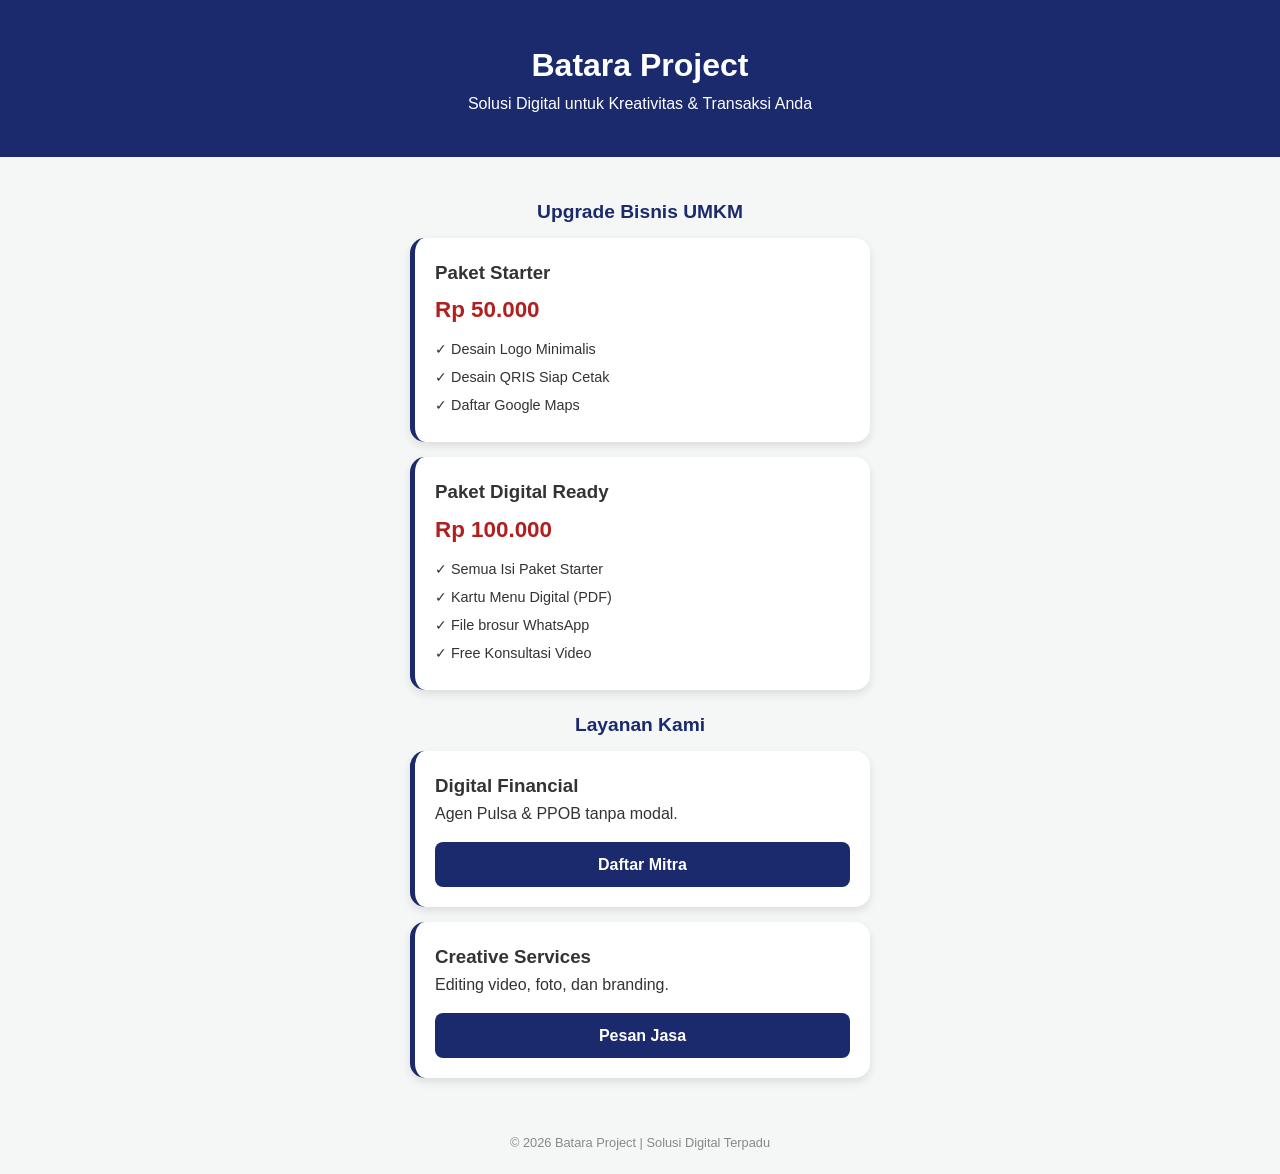
<file: index.html>
<!DOCTYPE html>
<html lang="id">
<head>
    <meta charset="UTF-8">
    <meta name="viewport" content="width=device-width, initial-scale=1.0">
    <title>Batara Project | Solusi Digital</title>
    <link rel="stylesheet" href="style.css">
</head>
<body>

    <header>
        <h1>Batara Project</h1>
        <p>Solusi Digital untuk Kreativitas & Transaksi Anda</p>
    </header>

    <main class="container">
        <!-- Paket UMKM -->
        <section class="card-group">
            <h2>Upgrade Bisnis UMKM</h2>
            <a href="https://wa.me/6285724159878?text=Saya%20ingin%20pesan%20Paket%20Starter" class="card">
                <h3>Paket Starter</h3>
                <p class="harga">Rp 50.000</p>
                <ul>
                    <li>✓ Desain Logo Minimalis</li>
                    <li>✓ Desain QRIS Siap Cetak</li>
                    <li>✓ Daftar Google Maps</li>
                </ul>
            </a>
            <a href="https://wa.me/6285724159878?text=Saya%20ingin%20pesan%20Paket%20Digital%20Ready" class="card">
                <h3>Paket Digital Ready</h3>
                <p class="harga">Rp 100.000</p>
                <ul>
                    <li>✓ Semua Isi Paket Starter</li>
                    <li>✓ Kartu Menu Digital (PDF)</li>
                    <li>✓ File brosur WhatsApp</li>
                    <li>✓ Free Konsultasi Video</li>
                </ul>
            </a>
        </section>

        <!-- Layanan Utama -->
        <section class="card-group">
            <h2>Layanan Kami</h2>
            <div class="card">
                <h3>Digital Financial</h3>
                <p>Agen Pulsa & PPOB tanpa modal.</p>
                <a href="https://wa.me/6285724159878?text=Saya%20berminat%20Jualan%20Pulsa" class="btn">Daftar Mitra</a>
            </div>
            <div class="card">
                <h3>Creative Services</h3>
                <p>Editing video, foto, dan branding.</p>
                <a href="https://wa.me/6285724159878?text=Saya%20berminat%20Jasa%20Creative" class="btn">Pesan Jasa</a>
            </div>
        </section>
    </main>

    <footer>
        <p>&copy; 2026 Batara Project | Solusi Digital Terpadu</p>
    </footer>

    <script src="script.js"></script>
</body>
                    </html>
</file>
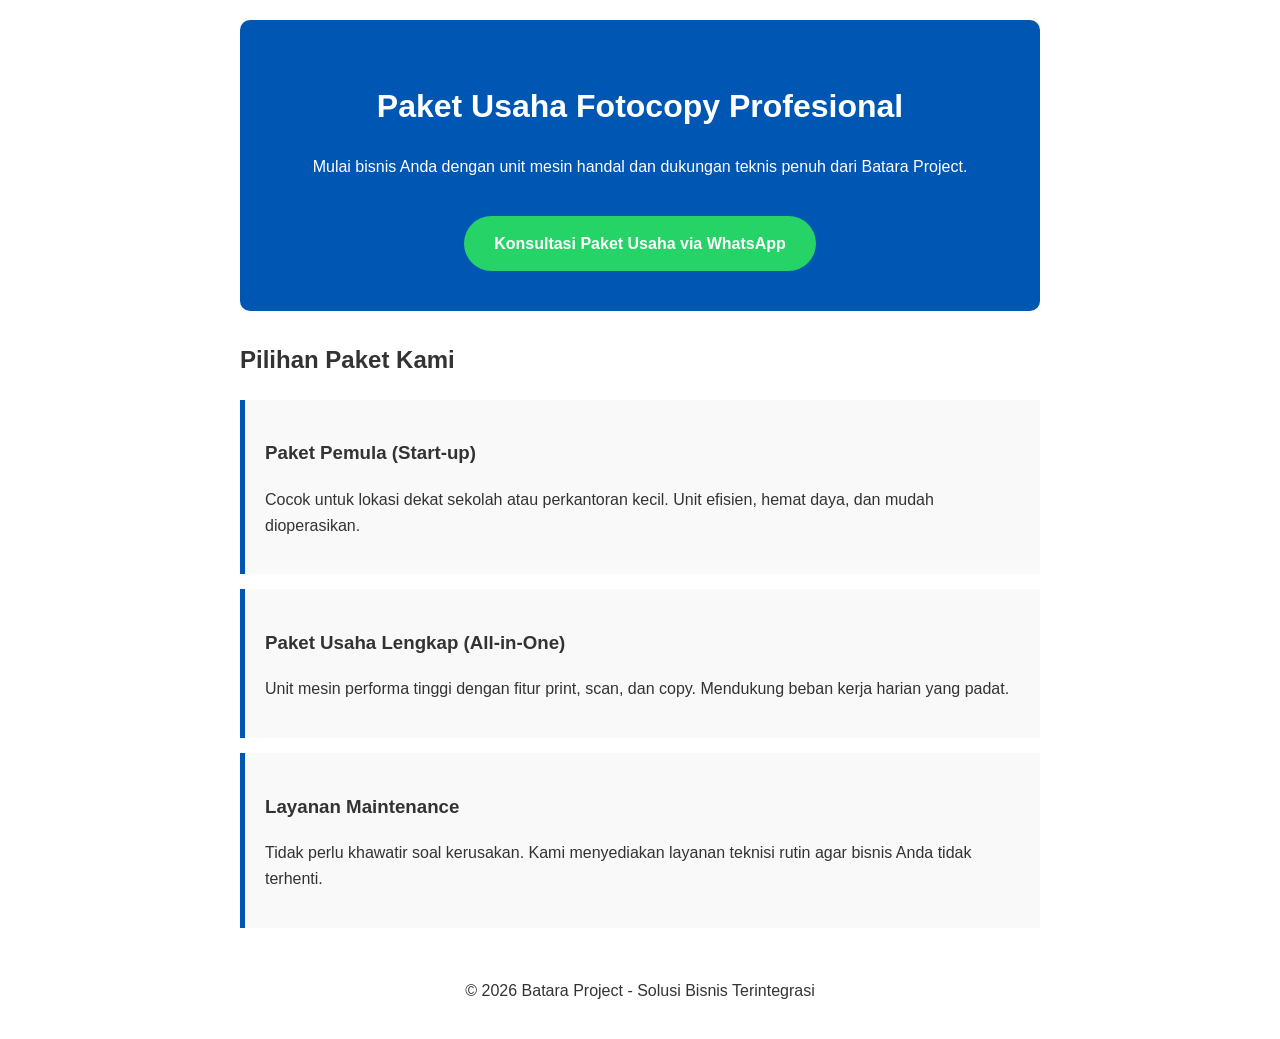
<file: paket-usaha-fotocopy/index.html>
<!DOCTYPE html>
<html lang="id">
<head>
    <meta charset="UTF-8">
    <meta name="viewport" content="width=device-width, initial-scale=1.0">
    <title>Paket Usaha Fotocopy | Batara Project</title>
    <style>
        body { font-family: sans-serif; line-height: 1.6; color: #333; max-width: 800px; margin: auto; padding: 20px; }
        .hero { text-align: center; background: #0056b3; color: white; padding: 40px 20px; border-radius: 10px; }
        .btn-wa { display: inline-block; padding: 15px 30px; background-color: #25D366; color: white; text-decoration: none; border-radius: 50px; font-weight: bold; margin-top: 20px; }
        .paket-list { margin-top: 30px; }
        .paket-item { background: #f9f9f9; padding: 20px; border-left: 5px solid #0056b3; margin-bottom: 15px; }
    </style>
</head>
<body>

    <header class="hero">
        <h1>Paket Usaha Fotocopy Profesional</h1>
        <p>Mulai bisnis Anda dengan unit mesin handal dan dukungan teknis penuh dari Batara Project.</p>
        <a href="https://wa.me/6285724159878" class="btn-wa">Konsultasi Paket Usaha via WhatsApp</a>
    </header>

    <div class="paket-list">
        <h2>Pilihan Paket Kami</h2>
        
        <div class="paket-item">
            <h3>Paket Pemula (Start-up)</h3>
            <p>Cocok untuk lokasi dekat sekolah atau perkantoran kecil. Unit efisien, hemat daya, dan mudah dioperasikan.</p>
        </div>

        <div class="paket-item">
            <h3>Paket Usaha Lengkap (All-in-One)</h3>
            <p>Unit mesin performa tinggi dengan fitur print, scan, dan copy. Mendukung beban kerja harian yang padat.</p>
        </div>

        <div class="paket-item">
            <h3>Layanan Maintenance</h3>
            <p>Tidak perlu khawatir soal kerusakan. Kami menyediakan layanan teknisi rutin agar bisnis Anda tidak terhenti.</p>
        </div>
    </div>

    <footer style="text-align: center; margin-top: 50px;">
        <p>&copy; 2026 Batara Project - Solusi Bisnis Terintegrasi</p>
    </footer>

</body>
</html>
</file>
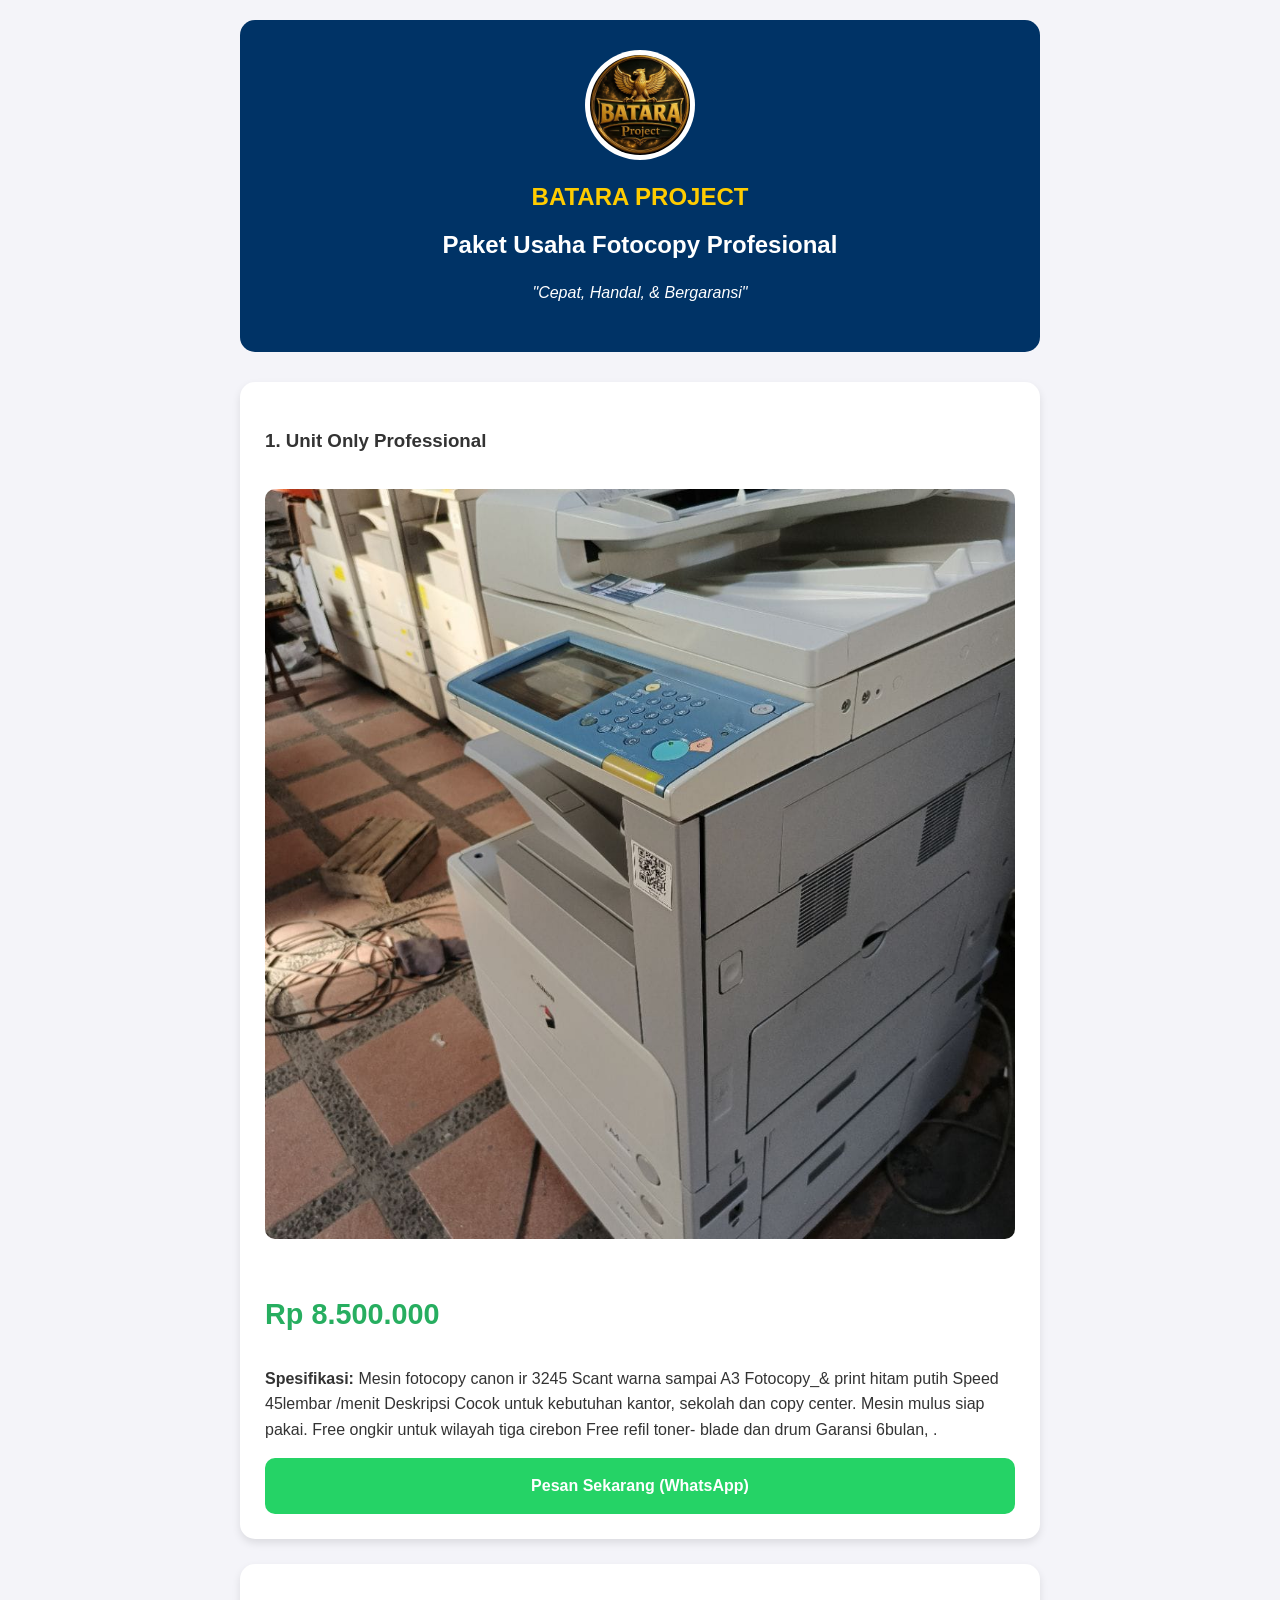
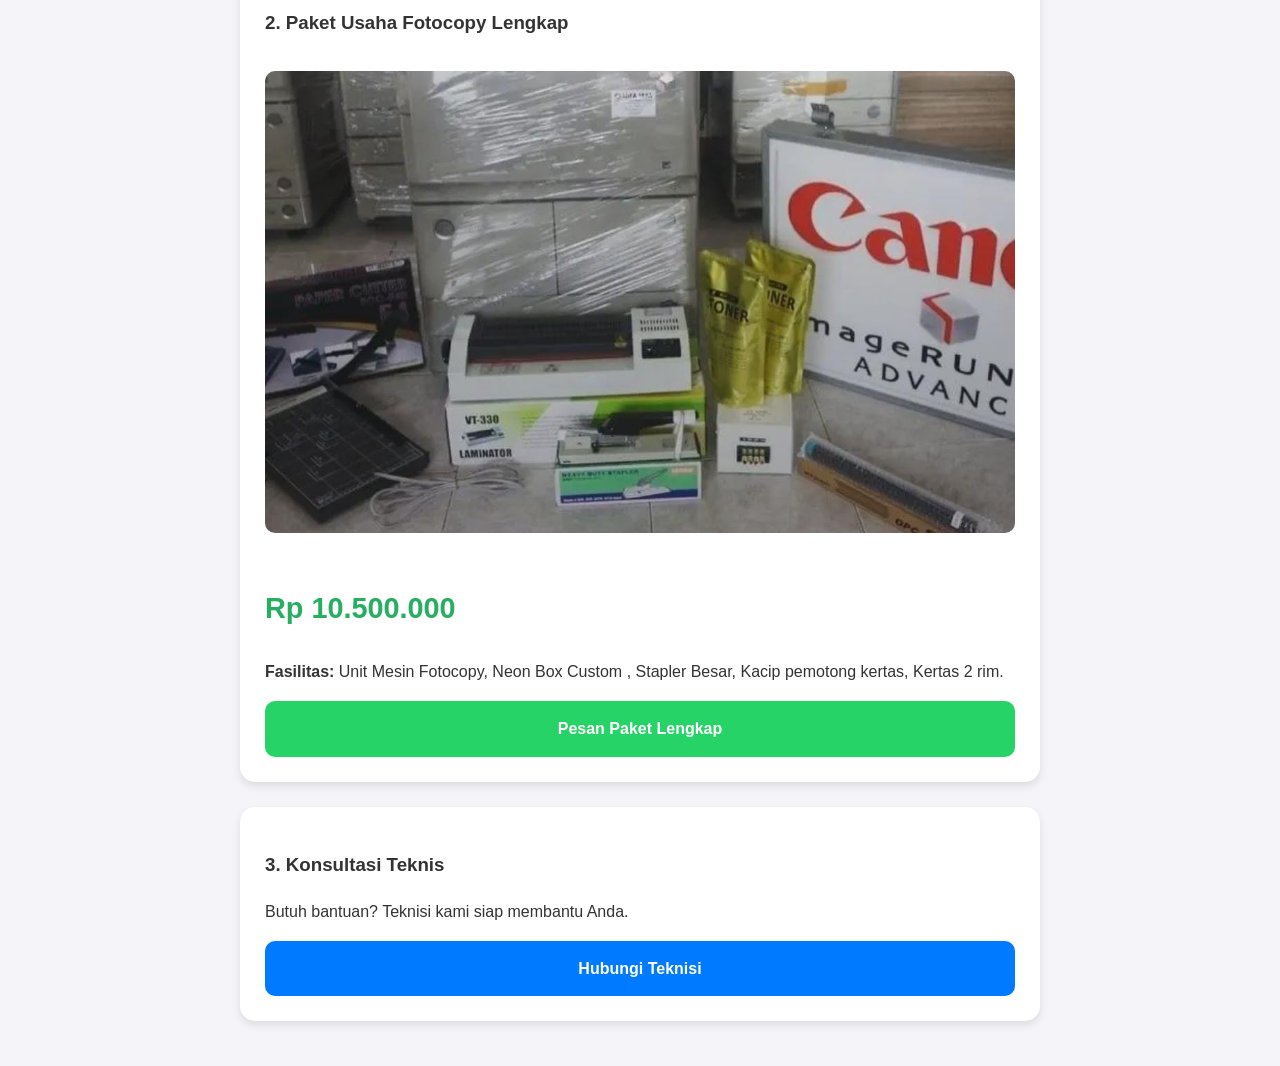
<file: fotocopy.html>
<!DOCTYPE html>
<html lang="id">
<head>
    <meta charset="UTF-8">
    <meta name="viewport" content="width=device-width, initial-scale=1.0">
    <title>Batara Document Solutions</title>
    <style>
        body { font-family: sans-serif; line-height: 1.6; color: #333; max-width: 800px; margin: auto; padding: 20px; background-color: #f4f4f9; }
        .hero { text-align: center; background: #003366; color: white; padding: 30px; border-radius: 15px; margin-bottom: 30px; }
        .logo { width: 100px; height: 100px; border-radius: 50%; margin-bottom: 10px; background: white; padding: 5px; }
        .paket-item { background: white; padding: 25px; border-radius: 15px; margin-bottom: 25px; box-shadow: 0 4px 8px rgba(0,0,0,0.1); }
        .product-img { width: 100%; border-radius: 10px; margin: 15px 0; object-fit: cover; }
        .price { font-size: 1.8em; color: #27ae60; font-weight: bold; }
        .btn-wa { display: block; text-align: center; padding: 15px; background-color: #25D366; color: white; text-decoration: none; border-radius: 10px; font-weight: bold; margin-top: 15px; }
    </style>
</head>
<body>

    <header class="hero">
        <img src="FB_IMG_1782488065252.jpg" alt="Logo Batara" class="logo">
    <h2 style="margin: 0; color: #ffcc00;">BATARA PROJECT</h2>
    <h1 style="margin: 10px 0; font-size: 1.5rem;">Paket Usaha Fotocopy Profesional</h1>
    <p style="font-size: 1em; font-style: italic;">"Cepat, Handal, & Bergaransi"</p>
    </header>

    <!-- Layanan 1 -->
    <div class="paket-item">
        <h3>1. Unit Only Professional</h3>
        <img src="unit-only.jpg" alt="Unit Only" class="product-img">
        <p class="price">Rp 8.500.000</p>
        <p><strong>Spesifikasi:</strong> Mesin fotocopy canon ir 3245 Scant warna sampai A3
Fotocopy_& print hitam putih
Speed 45lembar /menit

Deskripsi 
Cocok untuk kebutuhan kantor, sekolah dan copy center. 
Mesin mulus siap pakai. 
Free ongkir untuk wilayah tiga cirebon
Free refil toner- blade dan drum
Garansi 6bulan, .</p>
        <a href="https://wa.me/6285724159878?text=Halo%20Batara%20Project,%20saya%20tertarik%20Unit%20Only%20Rp%208.500.000" class="btn-wa">Pesan Sekarang (WhatsApp)</a>
    </div>

    <!-- Layanan 2 -->
    <div class="paket-item">
        <h3>2. Paket Usaha Fotocopy Lengkap</h3>
        <img src="paket-usaha2.jpg" alt="Paket Usaha" class="product-img">
        <p class="price">Rp 10.500.000</p>
        <p><strong>Fasilitas:</strong> Unit Mesin Fotocopy, Neon Box Custom , Stapler Besar, Kacip pemotong kertas, Kertas 2 rim.</p>
        <a href="https://wa.me/6285724159878?text=Halo%20Batara%20Project,%20saya%20tertarik%20Paket%20Usaha%20Lengkap%20Rp%2010.500.000" class="btn-wa">Pesan Paket Lengkap</a>
    </div>

    <!-- Layanan 3 -->
    <div class="paket-item">
        <h3>3. Konsultasi Teknis</h3>
        <p>Butuh bantuan? Teknisi kami siap membantu Anda.</p>
        <a href="https://wa.me/6285899247806?text=Halo%20Kak,%20saya%20butuh%20bantuan%20teknisi%20mesin%20fotocopy." class="btn-wa" style="background-color: #007bff;">Hubungi Teknisi</a>
    </div>

</body>
                                 </html>
</file>
<file: style.css>
* { margin: 0; padding: 0; box-sizing: border-box; }
body { font-family: 'Segoe UI', sans-serif; background: #f4f7f6; color: #333; line-height: 1.6; }

header { background: #1a2a6c; color: white; padding: 40px 20px; text-align: center; }
.container { padding: 20px; max-width: 500px; margin: auto; }

h2 { margin: 20px 0 10px; font-size: 1.2rem; color: #1a2a6c; text-align: center; }

.card { 
    background: white; padding: 20px; border-radius: 15px; margin-bottom: 15px; 
    display: block; text-decoration: none; color: #333;
    box-shadow: 0 4px 10px rgba(0,0,0,0.1); border-left: 5px solid #1a2a6c;
}

.harga { font-weight: bold; font-size: 1.4rem; color: #b21f1f; margin: 5px 0; }
ul { list-style: none; margin-top: 10px; font-size: 0.9rem; }
li { margin-bottom: 5px; }

.btn { 
    display: block; text-align: center; margin-top: 15px; padding: 10px; 
    background: #1a2a6c; color: white; border-radius: 8px; text-decoration: none; font-weight: 600;
}
footer { text-align: center; padding: 20px; color: #888; font-size: 0.8rem; }
</file>
